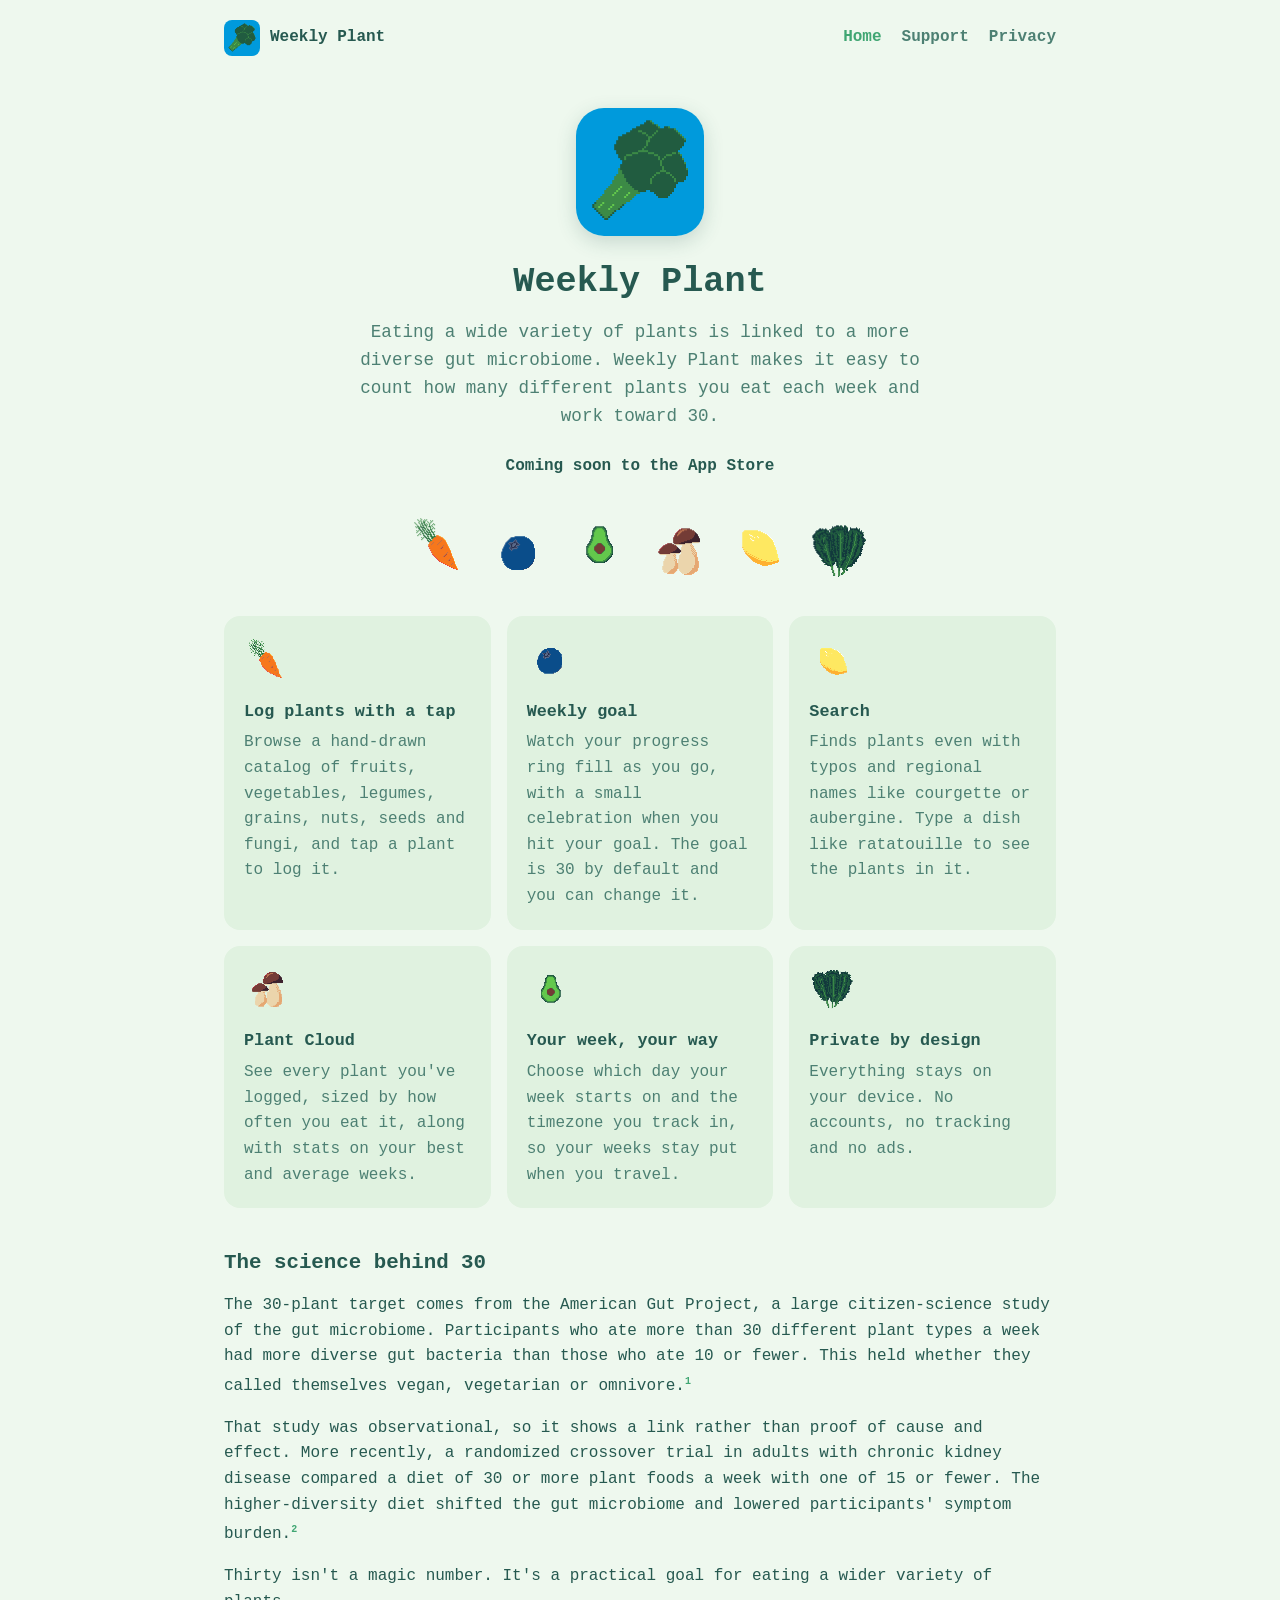
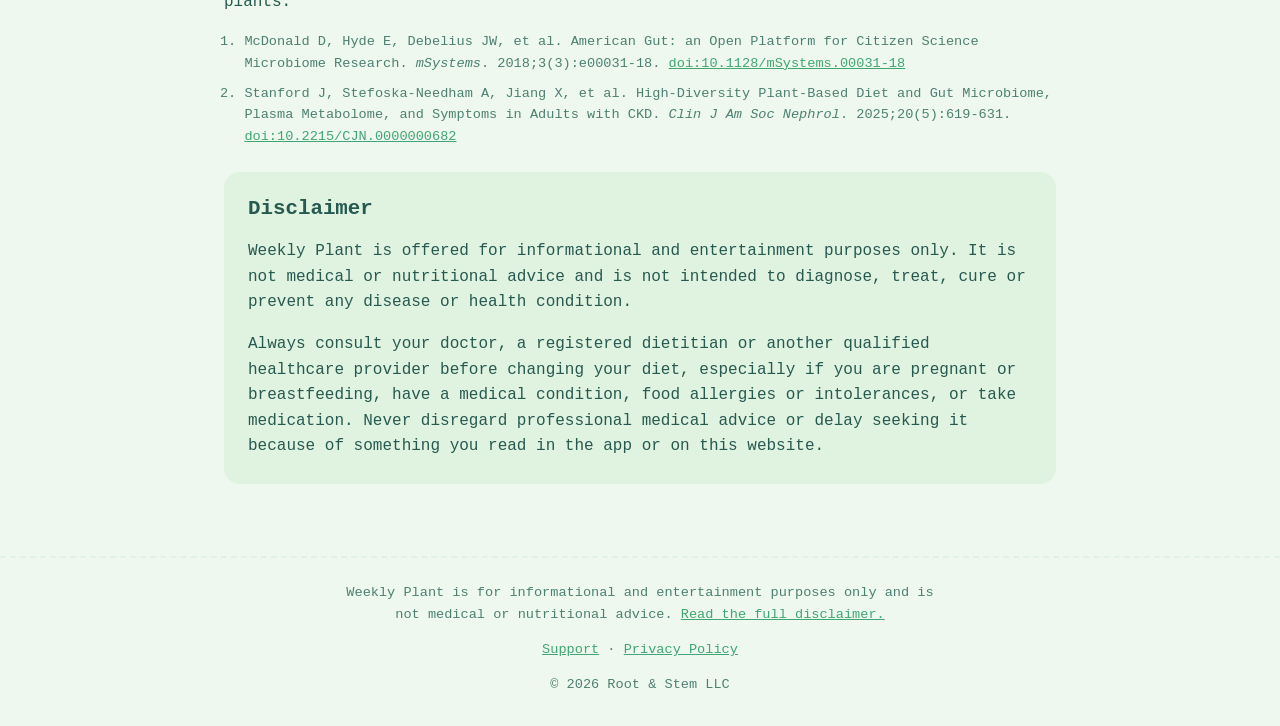
<file: index.html>
<!DOCTYPE html>
<html lang="en">
<head>
    <meta charset="utf-8">
    <meta name="viewport" content="width=device-width, initial-scale=1">
    <title>Weekly Plant — Eat 30 plants a week</title>
    <meta name="description" content="Weekly Plant helps you track how many different plants you eat each week, with a simple visual catalog and a weekly goal.">
    <link rel="icon" href="images/app-icon.png">
    <link rel="apple-touch-icon" href="images/app-icon.png">
    <link rel="stylesheet" href="style.css">
</head>
<body>
    <nav class="site-nav">
        <a class="brand" href="index.html"><img src="images/app-icon.png" alt="">Weekly Plant</a>
        <ul>
            <li><a href="index.html" aria-current="page">Home</a></li>
            <li><a href="support.html">Support</a></li>
            <li><a href="privacy.html">Privacy</a></li>
        </ul>
    </nav>

    <main>
        <section class="hero">
            <img class="app-icon pixel" src="images/app-icon.png" alt="Weekly Plant app icon">
            <h1>Weekly Plant</h1>
            <p class="tagline">Eating a wide variety of plants is linked to a more diverse gut microbiome. Weekly Plant makes it easy to count how many different plants you eat each week and work toward 30.</p>
            <!-- Replace href with the App Store link once the app is live. -->
            <b>Coming soon to the App Store</b>
        </section>

        <div class="plant-row" aria-hidden="true">
            <img class="pixel" src="images/carrot.png" alt="">
            <img class="pixel" src="images/blueberry.png" alt="">
            <img class="pixel" src="images/avocado.png" alt="">
            <img class="pixel" src="images/mushroom.png" alt="">
            <img class="pixel" src="images/lemon.png" alt="">
            <img class="pixel" src="images/kale.png" alt="">
        </div>

        <section class="features">
            <div class="feature">
                <img class="pixel" src="images/carrot.png" alt="">
                <h3>Log plants with a tap</h3>
                <p>Browse a hand-drawn catalog of fruits, vegetables, legumes, grains, nuts, seeds and fungi, and tap a plant to log it.</p>
            </div>
            <div class="feature">
                <img class="pixel" src="images/blueberry.png" alt="">
                <h3>Weekly goal</h3>
                <p>Watch your progress ring fill as you go, with a small celebration when you hit your goal. The goal is 30 by default and you can change it.</p>
            </div>
            <div class="feature">
                <img class="pixel" src="images/lemon.png" alt="">
                <h3>Search</h3>
                <p>Finds plants even with typos and regional names like courgette or aubergine. Type a dish like ratatouille to see the plants in it.</p>
            </div>
            <div class="feature">
                <img class="pixel" src="images/mushroom.png" alt="">
                <h3>Plant Cloud</h3>
                <p>See every plant you've logged, sized by how often you eat it, along with stats on your best and average weeks.</p>
            </div>
            <div class="feature">
                <img class="pixel" src="images/avocado.png" alt="">
                <h3>Your week, your way</h3>
                <p>Choose which day your week starts on and the timezone you track in, so your weeks stay put when you travel.</p>
            </div>
            <div class="feature">
                <img class="pixel" src="images/kale.png" alt="">
                <h3>Private by design</h3>
                <p>Everything stays on your device. No accounts, no tracking and no ads.</p>
            </div>
        </section>

        <section id="science">
            <h2>The science behind 30</h2>
            <p>The 30-plant target comes from the American Gut Project, a large citizen-science study of the gut microbiome. Participants who ate more than 30 different plant types a week had more diverse gut bacteria than those who ate 10 or fewer. This held whether they called themselves vegan, vegetarian or omnivore.<sup><a href="#ref-1">1</a></sup></p>
            <p>That study was observational, so it shows a link rather than proof of cause and effect. More recently, a randomized crossover trial in adults with chronic kidney disease compared a diet of 30 or more plant foods a week with one of 15 or fewer. The higher-diversity diet shifted the gut microbiome and lowered participants' symptom burden.<sup><a href="#ref-2">2</a></sup></p>
            <p>Thirty isn't a magic number. It's a practical goal for eating a wider variety of plants.</p>

            <ol class="references">
                <li id="ref-1">McDonald D, Hyde E, Debelius JW, et al. American Gut: an Open Platform for Citizen Science Microbiome Research. <em>mSystems</em>. 2018;3(3):e00031-18. <a href="https://doi.org/10.1128/mSystems.00031-18">doi:10.1128/mSystems.00031-18</a></li>
                <li id="ref-2">Stanford J, Stefoska-Needham A, Jiang X, et al. High-Diversity Plant-Based Diet and Gut Microbiome, Plasma Metabolome, and Symptoms in Adults with CKD. <em>Clin J Am Soc Nephrol</em>. 2025;20(5):619-631. <a href="https://doi.org/10.2215/CJN.0000000682">doi:10.2215/CJN.0000000682</a></li>
            </ol>
        </section>

        <section id="disclaimer" class="card">
            <h2 style="margin-top: 0">Disclaimer</h2>
            <p>Weekly Plant is offered for informational and entertainment purposes only. It is not medical or nutritional advice and is not intended to diagnose, treat, cure or prevent any disease or health condition.</p>
            <p style="margin-bottom: 0">Always consult your doctor, a registered dietitian or another qualified healthcare provider before changing your diet, especially if you are pregnant or breastfeeding, have a medical condition, food allergies or intolerances, or take medication. Never disregard professional medical advice or delay seeking it because of something you read in the app or on this website.</p>
        </section>
    </main>

    <footer>
        <p class="footer-disclaimer">Weekly Plant is for informational and entertainment purposes only and is not medical or nutritional advice. <a href="index.html#disclaimer">Read the full disclaimer.</a></p>
        <p><a href="support.html">Support</a> · <a href="privacy.html">Privacy Policy</a></p>
        <p>© 2026 Root &amp; Stem LLC</p>
    </footer>
</body>
</html>
</file>
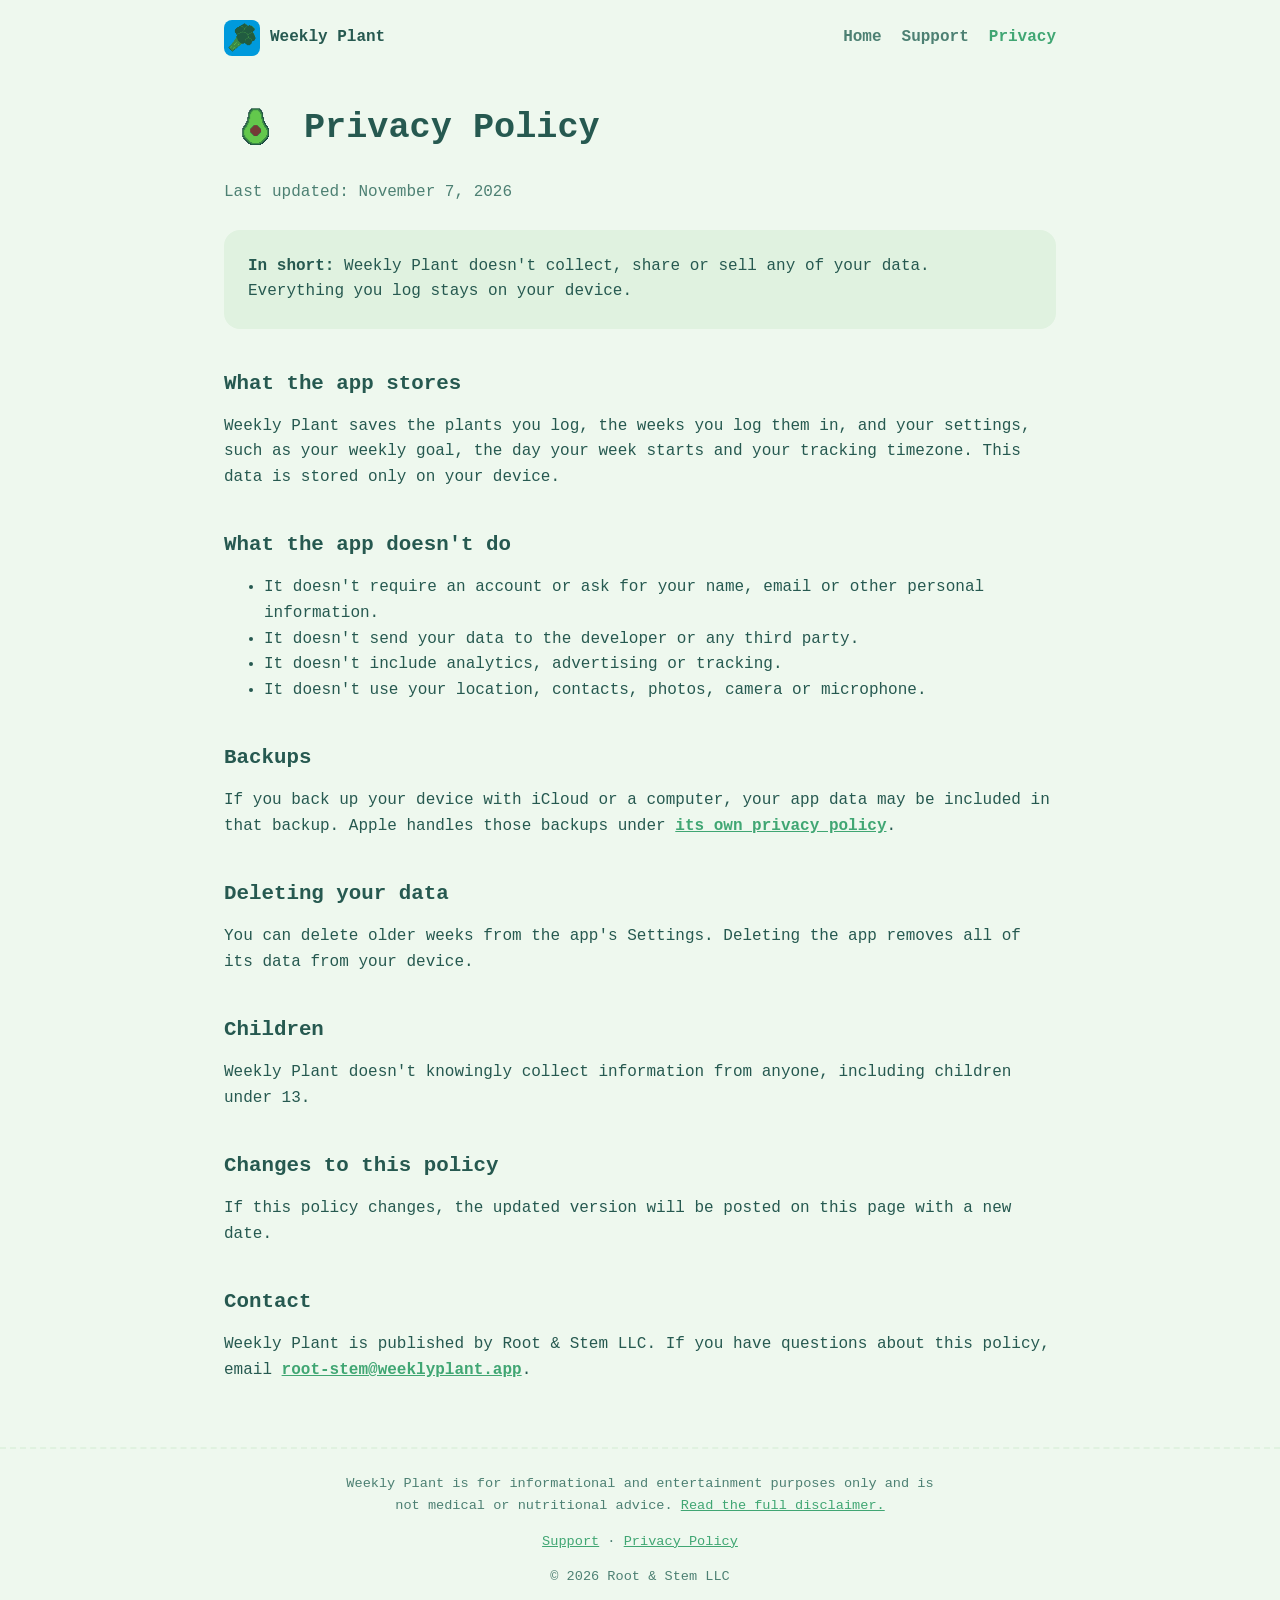
<file: privacy.html>
<!DOCTYPE html>
<html lang="en">
<head>
    <meta charset="utf-8">
    <meta name="viewport" content="width=device-width, initial-scale=1">
    <title>Privacy Policy — Weekly Plant</title>
    <link rel="icon" href="images/app-icon.png">
    <link rel="stylesheet" href="style.css">
</head>
<body>
    <nav class="site-nav">
        <a class="brand" href="index.html"><img src="images/app-icon.png" alt="">Weekly Plant</a>
        <ul>
            <li><a href="index.html">Home</a></li>
            <li><a href="support.html">Support</a></li>
            <li><a href="privacy.html" aria-current="page">Privacy</a></li>
        </ul>
    </nav>

    <main>
        <div class="page-header">
            <img class="pixel" src="images/avocado.png" alt="">
            <h1>Privacy Policy</h1>
        </div>
        <p class="muted">Last updated: November 7, 2026</p>

        <div class="card">
            <strong>In short:</strong> Weekly Plant doesn't collect, share or sell any of your data. Everything you log stays on your device.
        </div>

        <h2>What the app stores</h2>
        <p>Weekly Plant saves the plants you log, the weeks you log them in, and your settings, such as your weekly goal, the day your week starts and your tracking timezone. This data is stored only on your device.</p>

        <h2>What the app doesn't do</h2>
        <ul>
            <li>It doesn't require an account or ask for your name, email or other personal information.</li>
            <li>It doesn't send your data to the developer or any third party.</li>
            <li>It doesn't include analytics, advertising or tracking.</li>
            <li>It doesn't use your location, contacts, photos, camera or microphone.</li>
        </ul>

        <h2>Backups</h2>
        <p>If you back up your device with iCloud or a computer, your app data may be included in that backup. Apple handles those backups under <a href="https://www.apple.com/legal/privacy/">its own privacy policy</a>.</p>

        <h2>Deleting your data</h2>
        <p>You can delete older weeks from the app's Settings. Deleting the app removes all of its data from your device.</p>

        <h2>Children</h2>
        <p>Weekly Plant doesn't knowingly collect information from anyone, including children under 13.</p>

        <h2>Changes to this policy</h2>
        <p>If this policy changes, the updated version will be posted on this page with a new date.</p>

        <h2>Contact</h2>
        <p>Weekly Plant is published by Root &amp; Stem LLC. If you have questions about this policy, email <a href="mailto:root-stem@weeklyplant.app">root-stem@weeklyplant.app</a>.</p>
    </main>

    <footer>
        <p class="footer-disclaimer">Weekly Plant is for informational and entertainment purposes only and is not medical or nutritional advice. <a href="index.html#disclaimer">Read the full disclaimer.</a></p>
        <p><a href="support.html">Support</a> · <a href="privacy.html">Privacy Policy</a></p>
        <p>© 2026 Root &amp; Stem LLC</p>
    </footer>
</body>
</html>
</file>
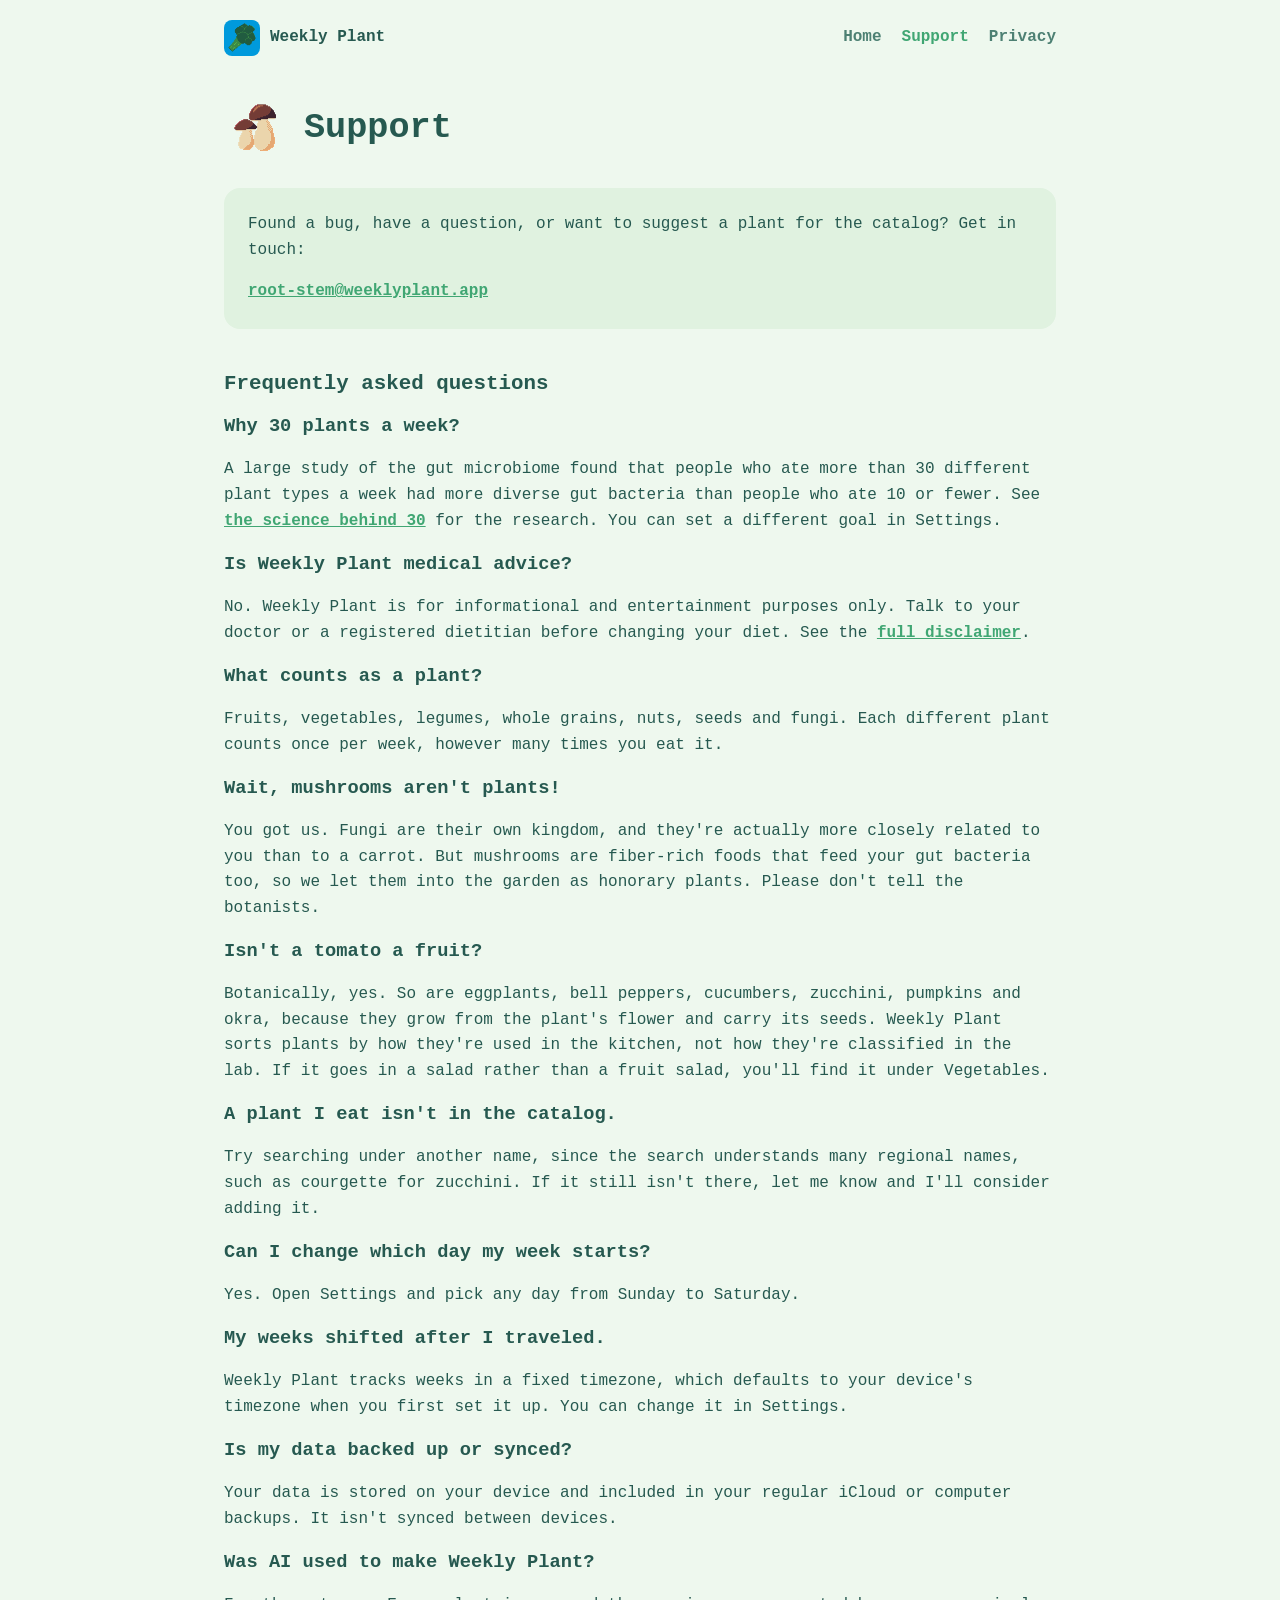
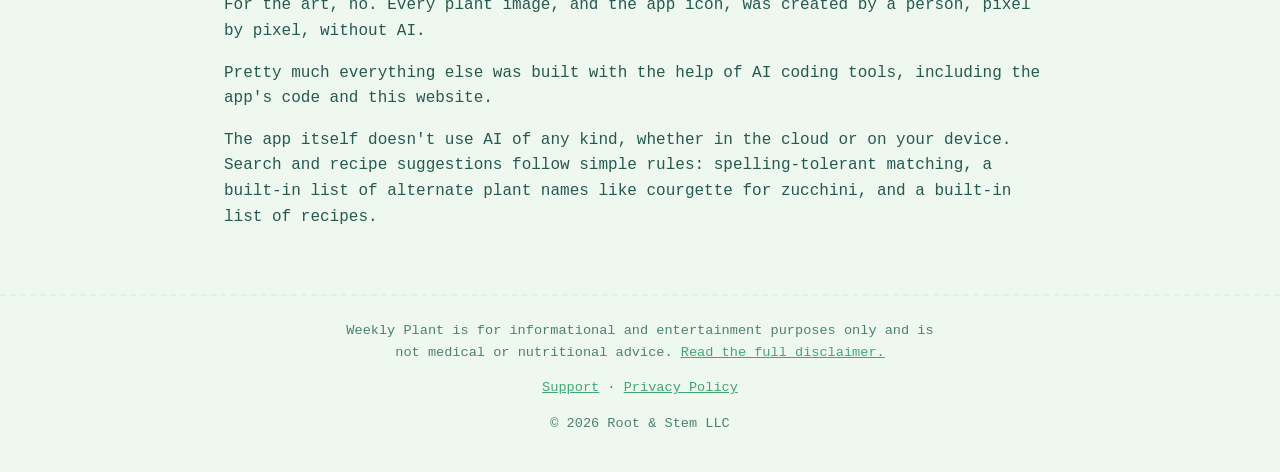
<file: support.html>
<!DOCTYPE html>
<html lang="en">
<head>
    <meta charset="utf-8">
    <meta name="viewport" content="width=device-width, initial-scale=1">
    <title>Support — Weekly Plant</title>
    <link rel="icon" href="images/app-icon.png">
    <link rel="stylesheet" href="style.css">
</head>
<body>
    <nav class="site-nav">
        <a class="brand" href="index.html"><img src="images/app-icon.png" alt="">Weekly Plant</a>
        <ul>
            <li><a href="index.html">Home</a></li>
            <li><a href="support.html" aria-current="page">Support</a></li>
            <li><a href="privacy.html">Privacy</a></li>
        </ul>
    </nav>

    <main>
        <div class="page-header">
            <img class="pixel" src="images/mushroom.png" alt="">
            <h1>Support</h1>
        </div>

        <div class="card">
            <p style="margin-top: 0">Found a bug, have a question, or want to suggest a plant for the catalog? Get in touch:</p>
            <p style="margin-bottom: 0"><a href="mailto:root-stem@weeklyplant.app">root-stem@weeklyplant.app</a></p>
        </div>

        <h2>Frequently asked questions</h2>

        <h3>Why 30 plants a week?</h3>
        <p>A large study of the gut microbiome found that people who ate more than 30 different plant types a week had more diverse gut bacteria than people who ate 10 or fewer. See <a href="index.html#science">the science behind 30</a> for the research. You can set a different goal in Settings.</p>

        <h3>Is Weekly Plant medical advice?</h3>
        <p>No. Weekly Plant is for informational and entertainment purposes only. Talk to your doctor or a registered dietitian before changing your diet. See the <a href="index.html#disclaimer">full disclaimer</a>.</p>

        <h3>What counts as a plant?</h3>
        <p>Fruits, vegetables, legumes, whole grains, nuts, seeds and fungi. Each different plant counts once per week, however many times you eat it.</p>

        <h3>Wait, mushrooms aren't plants!</h3>
        <p>You got us. Fungi are their own kingdom, and they're actually more closely related to you than to a carrot. But mushrooms are fiber-rich foods that feed your gut bacteria too, so we let them into the garden as honorary plants. Please don't tell the botanists.</p>

        <h3>Isn't a tomato a fruit?</h3>
        <p>Botanically, yes. So are eggplants, bell peppers, cucumbers, zucchini, pumpkins and okra, because they grow from the plant's flower and carry its seeds. Weekly Plant sorts plants by how they're used in the kitchen, not how they're classified in the lab. If it goes in a salad rather than a fruit salad, you'll find it under Vegetables.</p>

        <h3>A plant I eat isn't in the catalog.</h3>
        <p>Try searching under another name, since the search understands many regional names, such as courgette for zucchini. If it still isn't there, let me know and I'll consider adding it.</p>

        <h3>Can I change which day my week starts?</h3>
        <p>Yes. Open Settings and pick any day from Sunday to Saturday.</p>

        <h3>My weeks shifted after I traveled.</h3>
        <p>Weekly Plant tracks weeks in a fixed timezone, which defaults to your device's timezone when you first set it up. You can change it in Settings.</p>

        <h3>Is my data backed up or synced?</h3>
        <p>Your data is stored on your device and included in your regular iCloud or computer backups. It isn't synced between devices.</p>

        <h3>Was AI used to make Weekly Plant?</h3>
        <p>For the art, no. Every plant image, and the app icon, was created by a person, pixel by pixel, without AI.</p>
        <p>Pretty much everything else was built with the help of AI coding tools, including the app's code and this website.</p>
        <p>The app itself doesn't use AI of any kind, whether in the cloud or on your device. Search and recipe suggestions follow simple rules: spelling-tolerant matching, a built-in list of alternate plant names like courgette for zucchini, and a built-in list of recipes.</p>
    </main>

    <footer>
        <p class="footer-disclaimer">Weekly Plant is for informational and entertainment purposes only and is not medical or nutritional advice. <a href="index.html#disclaimer">Read the full disclaimer.</a></p>
        <p><a href="support.html">Support</a> · <a href="privacy.html">Privacy Policy</a></p>
        <p>© 2026 Root &amp; Stem LLC</p>
    </footer>
</body>
</html>
</file>
<file: style.css>
/* Colors mirror AppTheme.swift in the app. */
:root {
    --background: #EEF8EE;
    --card: #E0F2E0;
    --primary-text: #265950;
    --secondary-text: #4D8073;
    --accent: #40A673;
    --font: ui-monospace, "SF Mono", Menlo, Consolas, monospace;
}

* {
    box-sizing: border-box;
}

body {
    margin: 0;
    background: var(--background);
    color: var(--primary-text);
    font-family: var(--font);
    font-size: 16px;
    line-height: 1.6;
}

/* Plant images are pixel art; keep edges crisp when scaled. */
img.pixel {
    image-rendering: pixelated;
}

a {
    color: var(--accent);
    font-weight: 600;
}

a:hover {
    color: var(--primary-text);
}

/* Navigation */

.site-nav {
    display: flex;
    align-items: center;
    justify-content: space-between;
    flex-wrap: wrap;
    gap: 12px;
    max-width: 880px;
    margin: 0 auto;
    padding: 20px 24px;
}

.site-nav .brand {
    display: flex;
    align-items: center;
    gap: 10px;
    color: var(--primary-text);
    font-weight: 700;
    text-decoration: none;
}

.site-nav .brand img {
    width: 36px;
    height: 36px;
    border-radius: 8px;
}

.site-nav ul {
    display: flex;
    gap: 20px;
    margin: 0;
    padding: 0;
    list-style: none;
}

.site-nav ul a {
    color: var(--secondary-text);
    text-decoration: none;
}

.site-nav ul a:hover,
.site-nav ul a[aria-current="page"] {
    color: var(--accent);
}

/* Layout */

main {
    max-width: 880px;
    margin: 0 auto;
    padding: 0 24px 48px;
}

h1, h2, h3 {
    line-height: 1.25;
}

h1 {
    font-size: 2.2rem;
    margin: 0.4em 0;
}

h2 {
    font-size: 1.3rem;
    margin-top: 2em;
}

.muted {
    color: var(--secondary-text);
}

.card {
    background: var(--card);
    border-radius: 16px;
    padding: 24px;
    margin: 24px 0;
}

/* Hero */

.hero {
    text-align: center;
    padding: 32px 0 8px;
}

.hero .app-icon {
    width: 128px;
    height: 128px;
    border-radius: 28px;
    box-shadow: 0 6px 20px rgba(38, 89, 80, 0.2);
}

.hero .tagline {
    font-size: 1.1rem;
    color: var(--secondary-text);
    max-width: 560px;
    margin: 0 auto 24px;
}

.button {
    display: inline-block;
    background: var(--accent);
    color: #FFFFFF;
    padding: 12px 24px;
    border-radius: 12px;
    text-decoration: none;
}

.button:hover {
    background: var(--primary-text);
    color: #FFFFFF;
}

/* Row of plant sprites used as decoration */

.plant-row {
    display: flex;
    justify-content: center;
    flex-wrap: wrap;
    gap: 16px;
    margin: 32px 0;
}

.plant-row img {
    width: 64px;
    height: 64px;
}

.plant-row img:nth-child(odd) {
    transform: translateY(-6px);
}

/* Feature grid */

.features {
    display: grid;
    grid-template-columns: repeat(auto-fit, minmax(240px, 1fr));
    gap: 16px;
}

.feature {
    background: var(--card);
    border-radius: 16px;
    padding: 20px;
}

.feature img {
    width: 48px;
    height: 48px;
}

.feature h3 {
    margin: 8px 0;
    font-size: 1.05rem;
}

.feature p {
    margin: 0;
    color: var(--secondary-text);
}

/* Page header with a single plant beside the title */

.page-header {
    display: flex;
    align-items: center;
    gap: 16px;
    margin-top: 16px;
}

.page-header img {
    width: 64px;
    height: 64px;
}

/* Citations */

sup a {
    text-decoration: none;
    font-size: 0.75em;
}

.references {
    color: var(--secondary-text);
    font-size: 0.85rem;
    padding-left: 1.5em;
}

.references li {
    margin-bottom: 8px;
}

/* Keeps long DOIs from overflowing on narrow screens. */
.references a {
    overflow-wrap: anywhere;
    font-weight: normal;
}

/* Footer */

footer {
    border-top: 2px dashed var(--card);
    text-align: center;
    padding: 24px;
    color: var(--secondary-text);
    font-size: 0.85rem;
}

footer a {
    font-weight: normal;
}

.footer-disclaimer {
    max-width: 600px;
    margin: 0 auto 12px;
}
</file>
